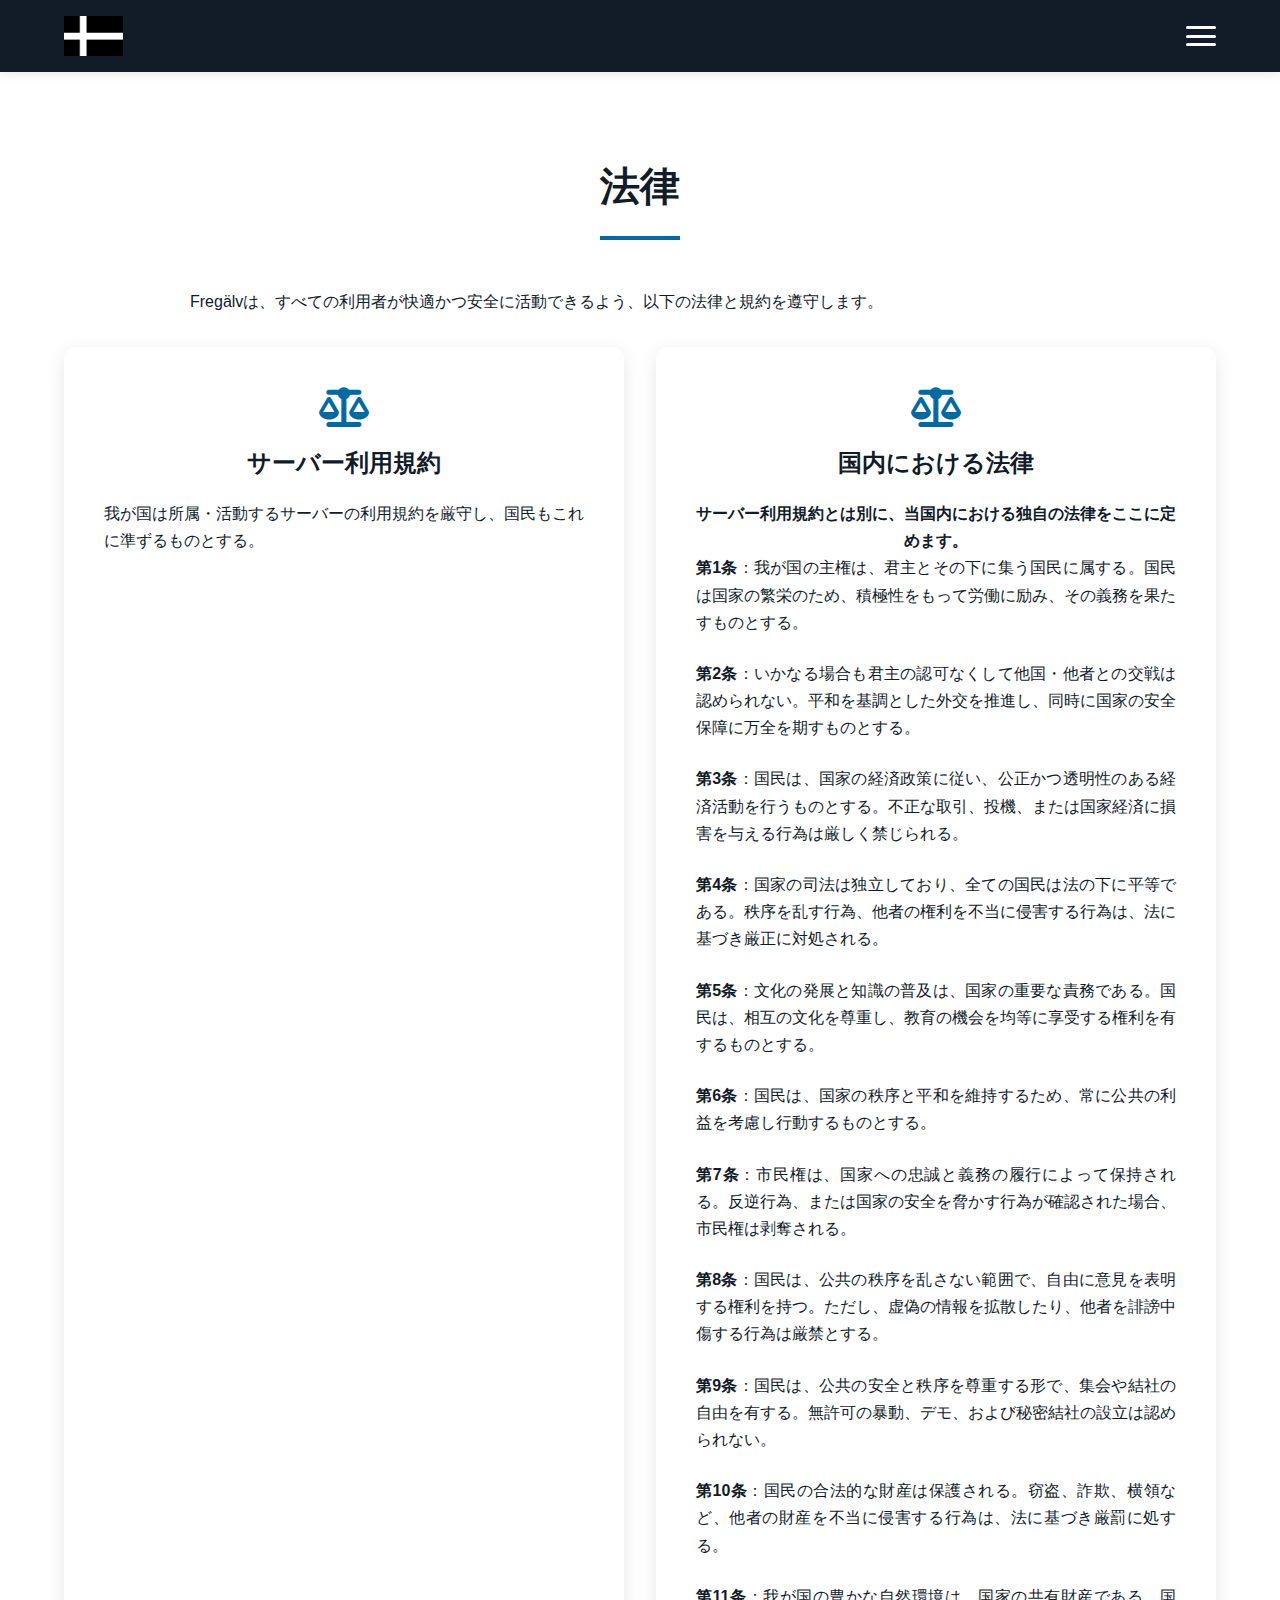
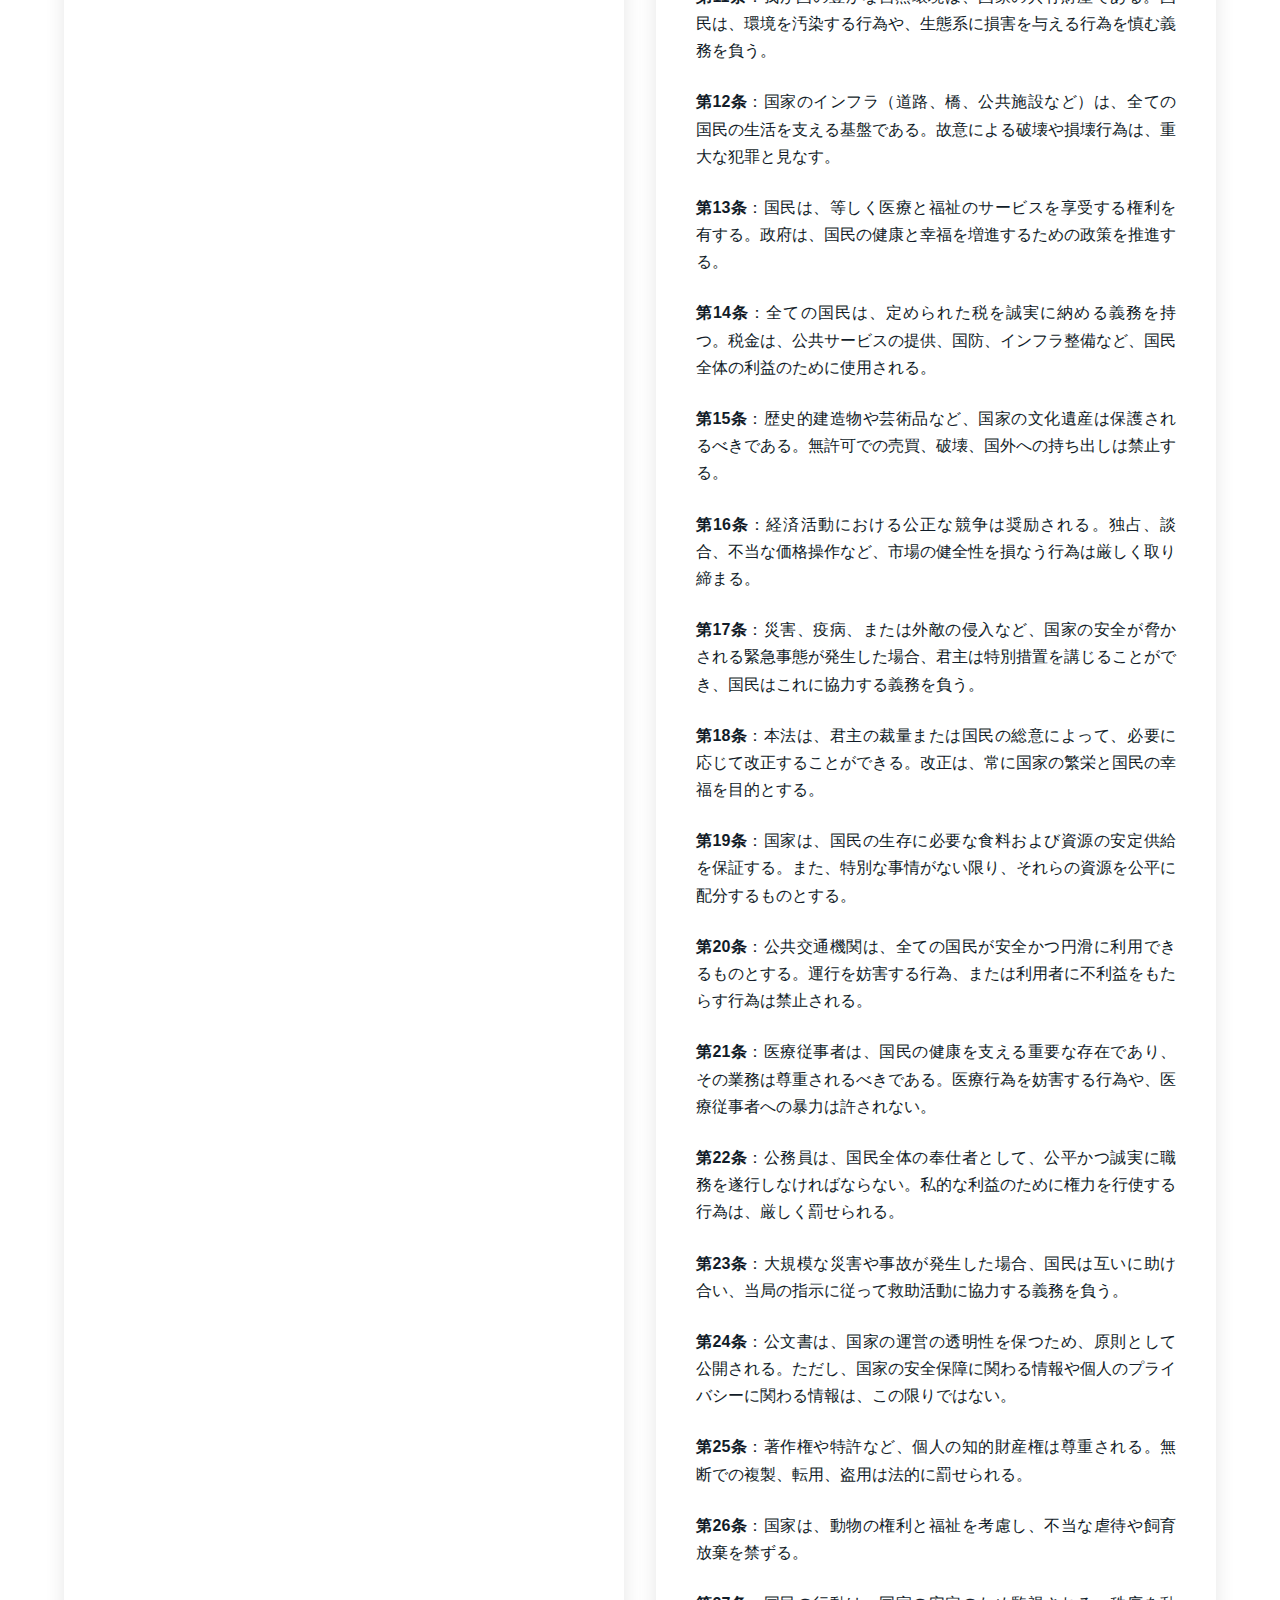
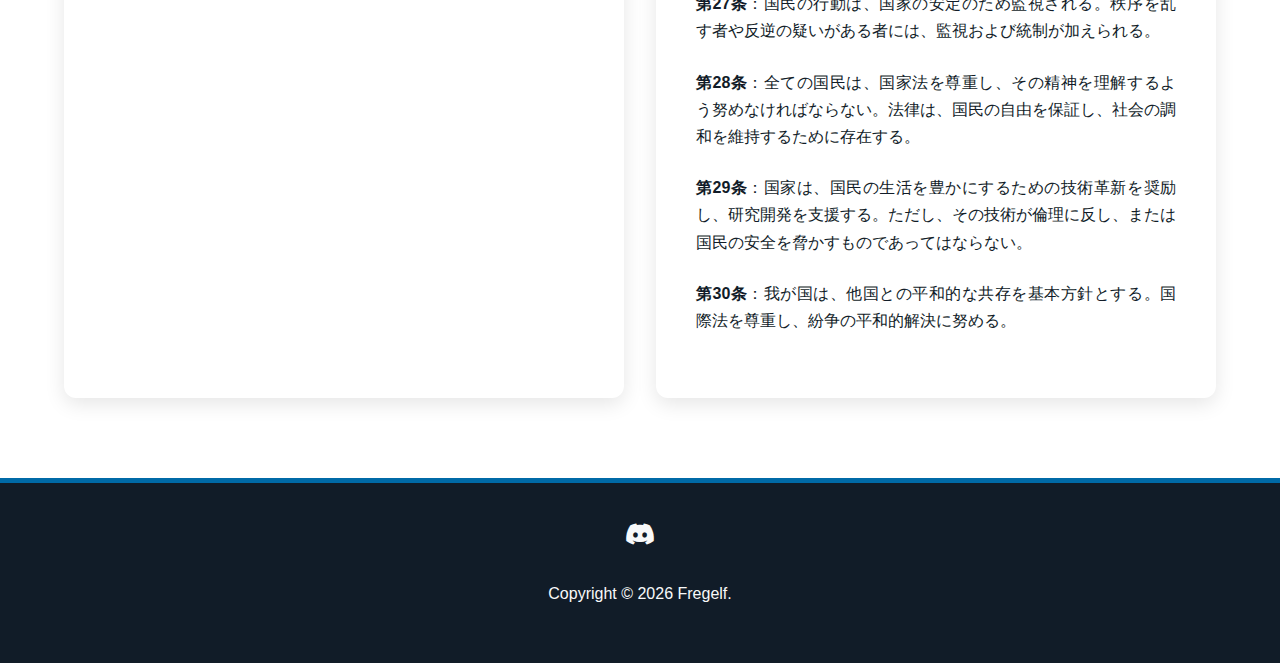
<file: law.html>
<!DOCTYPE html>
<html lang="ja">
<head>
    <meta charset="UTF-8">
    <meta name="viewport" content="width=device-width, initial-scale=1.0">
    <title>法律のページ | Fregälv</title>
    <link rel="stylesheet" href="https://cdnjs.cloudflare.com/ajax/libs/font-awesome/6.5.2/css/all.min.css">
    <link rel="stylesheet" href="css/style.css">
</head>
<body>

    <header>
        <div class="container">
            <div class="logo">
                <a href="index.html">
                    <img src="img/flag.png" alt="Fregälv Flag" class="header-flag">
                </a>
            </div>
            <nav>
                <button class="hamburger-menu" aria-label="メニューを開く">
                    <span class="bar"></span>
                    <span class="bar"></span>
                    <span class="bar"></span>
                </button>
                <ul class="nav-links">
                    <li><a href="index.html#about"><i class="fa-solid fa-users"></i>我が国について</a></li>
                    <li><a href="index.html#economy"><i class="fa-solid fa-wallet"></i>経済</a></li>
                    <li><a href="index.html#military"><i class="fa-solid fa-shield-halved"></i>軍事</a></li>
                    <li><a href="index.html#culture"><i class="fa-solid fa-palette"></i>文化</a></li>
                    <li><a href="law.html"><i class="fa-solid fa-gavel"></i>法律</a></li>
                </ul>
            </nav>
        </div>
    </header>

    <main>
        <section class="content-section" id="law">
            <div class="container">
                <h2>法律</h2>
                <p>Fregälvは、すべての利用者が快適かつ安全に活動できるよう、以下の法律と規約を遵守します。</p>

                <div class="card-grid">
                    <div class="card">
                        <i class="fa-solid fa-scale-balanced card-icon"></i>
                        <h3>サーバー利用規約</h3>
                        <p>我が国は所属・活動するサーバーの利用規約を厳守し、国民もこれに準ずるものとする。</p>
                    </div>
                    <div class="card">
                        <i class="fa-solid fa-scale-balanced card-icon"></i>
                        <h3>国内における法律</h3>
                        <h4>サーバー利用規約とは別に、当国内における独自の法律をここに定めます。</h4>
                        <p><b>第1条</b>：我が国の主権は、君主とその下に集う国民に属する。国民は国家の繁栄のため、積極性をもって労働に励み、その義務を果たすものとする。</p>
                        <p><b>第2条</b>：いかなる場合も君主の認可なくして他国・他者との交戦は認められない。平和を基調とした外交を推進し、同時に国家の安全保障に万全を期すものとする。</p>
                        <p><b>第3条</b>：国民は、国家の経済政策に従い、公正かつ透明性のある経済活動を行うものとする。不正な取引、投機、または国家経済に損害を与える行為は厳しく禁じられる。</p>
                        <p><b>第4条</b>：国家の司法は独立しており、全ての国民は法の下に平等である。秩序を乱す行為、他者の権利を不当に侵害する行為は、法に基づき厳正に対処される。</p>
                        <p><b>第5条</b>：文化の発展と知識の普及は、国家の重要な責務である。国民は、相互の文化を尊重し、教育の機会を均等に享受する権利を有するものとする。</p>
                        <p><b>第6条</b>：国民は、国家の秩序と平和を維持するため、常に公共の利益を考慮し行動するものとする。</p>
                        <p><b>第7条</b>：市民権は、国家への忠誠と義務の履行によって保持される。反逆行為、または国家の安全を脅かす行為が確認された場合、市民権は剥奪される。</p>
                        <p><b>第8条</b>：国民は、公共の秩序を乱さない範囲で、自由に意見を表明する権利を持つ。ただし、虚偽の情報を拡散したり、他者を誹謗中傷する行為は厳禁とする。</p>
                        <p><b>第9条</b>：国民は、公共の安全と秩序を尊重する形で、集会や結社の自由を有する。無許可の暴動、デモ、および秘密結社の設立は認められない。</p>
                        <p><b>第10条</b>：国民の合法的な財産は保護される。窃盗、詐欺、横領など、他者の財産を不当に侵害する行為は、法に基づき厳罰に処する。</p>
                        <p><b>第11条</b>：我が国の豊かな自然環境は、国家の共有財産である。国民は、環境を汚染する行為や、生態系に損害を与える行為を慎む義務を負う。</p>
                        <p><b>第12条</b>：国家のインフラ（道路、橋、公共施設など）は、全ての国民の生活を支える基盤である。故意による破壊や損壊行為は、重大な犯罪と見なす。</p>
                        <p><b>第13条</b>：国民は、等しく医療と福祉のサービスを享受する権利を有する。政府は、国民の健康と幸福を増進するための政策を推進する。</p>
                        <p><b>第14条</b>：全ての国民は、定められた税を誠実に納める義務を持つ。税金は、公共サービスの提供、国防、インフラ整備など、国民全体の利益のために使用される。</p>
                        <p><b>第15条</b>：歴史的建造物や芸術品など、国家の文化遺産は保護されるべきである。無許可での売買、破壊、国外への持ち出しは禁止する。</p>
                        <p><b>第16条</b>：経済活動における公正な競争は奨励される。独占、談合、不当な価格操作など、市場の健全性を損なう行為は厳しく取り締まる。</p>
                        <p><b>第17条</b>：災害、疫病、または外敵の侵入など、国家の安全が脅かされる緊急事態が発生した場合、君主は特別措置を講じることができ、国民はこれに協力する義務を負う。</p>
                        <p><b>第18条</b>：本法は、君主の裁量または国民の総意によって、必要に応じて改正することができる。改正は、常に国家の繁栄と国民の幸福を目的とする。</p>
                        <p><b>第19条</b>：国家は、国民の生存に必要な食料および資源の安定供給を保証する。また、特別な事情がない限り、それらの資源を公平に配分するものとする。</p>
                        <p><b>第20条</b>：公共交通機関は、全ての国民が安全かつ円滑に利用できるものとする。運行を妨害する行為、または利用者に不利益をもたらす行為は禁止される。</p>
                        <p><b>第21条</b>：医療従事者は、国民の健康を支える重要な存在であり、その業務は尊重されるべきである。医療行為を妨害する行為や、医療従事者への暴力は許されない。</p>
                        <p><b>第22条</b>：公務員は、国民全体の奉仕者として、公平かつ誠実に職務を遂行しなければならない。私的な利益のために権力を行使する行為は、厳しく罰せられる。</p>
                        <p><b>第23条</b>：大規模な災害や事故が発生した場合、国民は互いに助け合い、当局の指示に従って救助活動に協力する義務を負う。</p>
                        <p><b>第24条</b>：公文書は、国家の運営の透明性を保つため、原則として公開される。ただし、国家の安全保障に関わる情報や個人のプライバシーに関わる情報は、この限りではない。</p>
                        <p><b>第25条</b>：著作権や特許など、個人の知的財産権は尊重される。無断での複製、転用、盗用は法的に罰せられる。</p>
                        <p><b>第26条</b>：国家は、動物の権利と福祉を考慮し、不当な虐待や飼育放棄を禁ずる。</p>
                        <p><b>第27条</b>：国民の行動は、国家の安定のため監視される。秩序を乱す者や反逆の疑いがある者には、監視および統制が加えられる。</p>
                        <p><b>第28条</b>：全ての国民は、国家法を尊重し、その精神を理解するよう努めなければならない。法律は、国民の自由を保証し、社会の調和を維持するために存在する。</p>
                        <p><b>第29条</b>：国家は、国民の生活を豊かにするための技術革新を奨励し、研究開発を支援する。ただし、その技術が倫理に反し、または国民の安全を脅かすものであってはならない。</p>
                        <p><b>第30条</b>：我が国は、他国との平和的な共存を基本方針とする。国際法を尊重し、紛争の平和的解決に努める。</p>
                    </div>
                </div>
            </div>
        </section>
    </main>

    <footer>
        <div class="container">
            <div class="footer-links">
                <a href="https://discord.gg/2aC6gupwa6" target="_blank" aria-label="Discord"><i class="fa-brands fa-discord"></i></a>
            </div>
            <p>Copyright &copy; <span id="currentYear"></span> Fregelf.</p>
        </div>
    </footer>
    
    <script src="js/script.js"></script>
</body>
</html>
</file>
<file: css/style.css>
@font-face {
    font-family: 'MiSans';
    src: url('https://sk0528jp.github.io/font/MiSans-Normal.woff2') format('woff2');
    font-weight: normal;
    font-style: normal;
    font-display: swap;
}

:root {
    --primary-color: #111C28; /* 暗い青 */
    --secondary-color: #ffffff; /* 白 */
    --accent-color: #006AA7;
    --text-color-dark: #111C28;
    --text-color-light: #f8f9fa;
    --card-bg-color: #ffffff;
    --shadow-color: rgba(0, 0, 0, 0.1);
    --border-color: #dddddd;
}

/* Global Styles */
* {
    margin: 0;
    padding: 0;
    box-sizing: border-box;
}

html {
    scroll-behavior: smooth;
}

body {
    font-family: 'MiSans', sans-serif;
    background-color: var(--secondary-color);
    color: var(--text-color-dark);
    line-height: 1.7;
    font-size: 16px;
}

h1, h2, h3, h4 {
    font-family: 'MiSans', sans-serif;
    font-weight: 700;
}

.container {
    max-width: 1200px;
    margin: 0 auto;
    padding: 0 1.5rem;
}

/* Header */
header {
    background-color: var(--primary-color);
    padding: 1rem 0;
    position: sticky;
    top: 0;
    z-index: 1000;
    box-shadow: 0 2px 10px var(--shadow-color);
}

header .container {
    display: flex;
    justify-content: space-between;
    align-items: center;
}

.logo a {
    text-decoration: none;
}

.header-flag {
    height: 40px;
    vertical-align: middle;
}

nav {
    display: flex;
    align-items: center;
}

.nav-links {
    list-style: none;
    display: none; /* 初期状態では非表示 */
}

.nav-links a {
    color: var(--secondary-color);
    text-decoration: none;
    font-weight: 400;
    position: relative;
    transition: color 0.3s;
    display: flex;
    align-items: center;
    gap: 0.5rem;
}

.nav-links a i {
    font-size: 1rem;
    transition: transform 0.3s;
}

.nav-links a:hover {
    color: var(--accent-color);
}

.nav-links a:hover i {
    transform: scale(1.2);
}

.hamburger-menu {
    display: flex; /* PCでも常時表示 */
    background: none;
    border: none;
    cursor: pointer;
    flex-direction: column;
    justify-content: space-between;
    width: 30px;
    height: 20px;
    margin-left: auto;
    position: relative;
    z-index: 1001;
}

.hamburger-menu .bar {
    display: block;
    width: 100%;
    height: 3px;
    background-color: var(--secondary-color);
    border-radius: 2px;
    transition: all 0.3s ease-in-out;
}

.hamburger-menu.active .bar:nth-child(2) {
    opacity: 0;
}

.hamburger-menu.active .bar:nth-child(1) {
    transform: translateY(8.5px) rotate(45deg);
}

.hamburger-menu.active .bar:nth-child(3) {
    transform: translateY(-8.5px) rotate(-45deg);
}

/* Hero Section */
#hero {
    background: linear-gradient(rgba(17, 28, 40, 0.7), rgba(17, 28, 40, 0.7)), url('/img/bg.png') no-repeat center center/cover;
    height: 80vh;
    display: flex;
    justify-content: center;
    align-items: center;
    text-align: center;
    color: var(--text-color-light);
    position: relative;
}

.hero-content h2 {
    font-size: clamp(2.5rem, 6vw, 4rem);
    margin-bottom: 1rem;
    text-shadow: 2px 2px 5px var(--primary-color);
}

.hero-content p {
    font-size: clamp(1rem, 2vw, 1.5rem);
    font-weight: 400;
}

/* Sections */
.content-section {
    padding: 5rem 0;
}

.content-section:nth-of-type(even) {
    background-color: var(--secondary-color);
}

.content-section:nth-of-type(odd) {
    background-color: var(--light-grey);
}

.content-section h2 {
    font-size: clamp(2rem, 4vw, 2.5rem);
    text-align: center;
    margin-bottom: 3rem;
    color: var(--primary-color);
    position: relative;
}

.content-section h2::after {
    content: '';
    display: block;
    width: 80px;
    height: 4px;
    background-color: var(--accent-color);
    margin: 1rem auto 0;
}

p {
    max-width: 900px;
    margin: 0 auto 1.5rem;
    text-align: justify;
}

/* About Section */
.about-content {
    display: flex;
    gap: 3rem;
    align-items: center;
    justify-content: center;
    flex-wrap: wrap;
}

.about-image {
    max-width: 500px;
    width: 100%;
    height: auto;
    border-radius: 8px;
    box-shadow: 0 4px 15px var(--shadow-color);
    transition: transform 0.3s ease;
}

.about-image:hover {
    transform: scale(1.02);
}

.about-text {
    flex: 1;
    min-width: 300px;
}

/* Card Grid */
.card-grid {
    display: grid;
    grid-template-columns: repeat(auto-fit, minmax(300px, 1fr));
    gap: 2rem;
    margin-top: 2rem;
}

.card {
    background-color: var(--card-bg-color);
    padding: 2.5rem;
    border-radius: 12px;
    box-shadow: 0 6px 20px var(--shadow-color);
    text-align: center;
    transition: transform 0.3s ease, box-shadow 0.3s ease;
}

.card:hover {
    transform: translateY(-10px);
    box-shadow: 0 10px 30px rgba(0, 0, 0, 0.2);
}

.card-icon {
    font-size: 2.5rem;
    color: var(--accent-color);
    margin-bottom: 1rem;
}

.card h3 {
    font-size: 1.5rem;
    margin-bottom: 1rem;
    color: var(--primary-color);
}

/* Economy Section */
.economy-grid {
    display: grid;
    grid-template-columns: repeat(auto-fit, minmax(250px, 1fr));
    gap: 2rem;
    margin-top: 2rem;
}

.economy-item {
    text-align: center;
    border-radius: 8px;
    overflow: hidden;
    box-shadow: 0 4px 15px var(--shadow-color);
    transition: transform 0.3s ease;
}

.economy-item:hover {
    transform: scale(1.05);
}

.economy-image {
    width: 100%;
    height: 180px;
    object-fit: cover;
}

.economy-item h4 {
    font-size: 1.2rem;
    padding: 1rem;
    background-color: var(--primary-color);
    color: var(--secondary-color);
    margin: 0;
}

/* Military Section */
.military-grid {
    display: flex;
    justify-content: center;
    gap: 2rem;
    flex-wrap: wrap;
    margin-top: 2rem;
}

.military-card {
    max-width: 350px;
    background-color: var(--primary-color);
    color: var(--text-color-light);
    border-radius: 8px;
    overflow: hidden;
    box-shadow: 0 6px 20px rgba(0, 0, 0, 0.4);
    transition: transform 0.3s ease;
}

.military-card:hover {
    transform: translateY(-10px);
}

.military-image {
    width: 100%;
    height: 200px;
    object-fit: cover;
}

.military-card h3 {
    font-size: 1.5rem;
    color: var(--accent-color);
    padding: 1.5rem 1rem 0.5rem;
}

.military-card p {
    font-size: 1rem;
    padding: 0 1.5rem 1.5rem;
    text-align: left;
}

/* Culture Section */
.culture-grid {
    display: grid;
    grid-template-columns: repeat(auto-fit, minmax(300px, 1fr));
    gap: 2rem;
    text-align: center;
    margin-top: 2rem;
}

.culture-item {
    background-color: var(--card-bg-color);
    padding: 2rem;
    border-radius: 12px;
    box-shadow: 0 4px 15px var(--shadow-color);
    transition: transform 0.3s;
}

.culture-item:hover {
    transform: translateY(-5px);
}

.culture-item h3 {
    font-size: 1.5rem;
    margin-bottom: 1rem;
    color: var(--primary-color);
}

.culture-image {
    width: 100px;
    height: auto;
    margin: 1rem auto;
}

/* Minecraft & Discord Section (unified style) */
#minecraft,
#discord {
    background-color: var(--card-bg-color);
    color: var(--text-color-dark);
    text-align: center;
}

#minecraft p,
#discord p {
    text-align: center;
    font-size: 1.1rem;
    max-width: 700px;
}

/* Discord Section */
.discord-link-box {
    margin-top: 2rem;
    display: flex;
    flex-direction: column;
    align-items: center;
    gap: 1rem;
}

.discord-button {
    display: inline-flex;
    align-items: center;
    gap: 0.75rem;
    background-color: #5865F2; /* Discordのブランドカラー */
    color: white;
    padding: 1rem 2rem;
    border-radius: 8px;
    text-decoration: none;
    font-weight: bold;
    font-size: 1.2rem;
    transition: transform 0.2s ease, background-color 0.2s ease;
    box-shadow: 0 4px 10px rgba(0, 0, 0, 0.2);
}

.discord-button:hover {
    background-color: #4752C4;
    transform: translateY(-2px);
}

.small-text {
    font-size: 0.8rem;
    color: #888;
    margin: 0;
}

/* Footer */
footer {
    background-color: var(--primary-color);
    padding: 2rem 0;
    color: var(--text-color-light);
    border-top: 5px solid var(--accent-color);
}

footer .container {
    display: flex;
    flex-direction: column;
    align-items: center;
    gap: 1rem;
}

.footer-links {
    display: flex;
    gap: 1.5rem;
    margin-bottom: 0.5rem;
}

.footer-links a {
    color: var(--text-color-light);
    font-size: 1.5rem;
    transition: color 0.3s;
}

.footer-links a:hover {
    color: var(--accent-color);
}

/* メニューの表示とレイアウト */
.nav-links {
    list-style: none;
    display: none;
    flex-direction: column;
    justify-content: center;
    align-items: center;
    position: fixed;
    top: 0;
    left: 0;
    width: 100%;
    height: 100%;
    background: linear-gradient(to bottom, #007aff, #73e8ff);
    z-index: 999;
    padding: 0;
}

.nav-links.active {
    display: flex;
}

.nav-links li {
    margin: 1.5rem 0;
    width: 100%;
    text-align: center;
}

.nav-links a {
    font-size: 2rem;
    justify-content: center;
    color: var(--secondary-color); /* メニュー文字色を白に変更 */
    text-shadow: 2px 2px 4px rgba(0, 0, 0, 0.5); /* 文字に影を追加 */
}

/* その他のレスポンシブ調整 */
@media (max-width: 768px) {
    header .container {
        justify-content: space-between;
    }

    .logo {
        position: static;
        transform: none;
    }
    
    .about-content {
        flex-direction: column;
    }

    .about-text p {
        text-align: left;
    }
    
    .card-grid, .economy-grid, .culture-grid {
        grid-template-columns: 1fr;
    }
    
    .card, .economy-item, .military-card, .culture-item {
        padding: 1.5rem;
    }

    .content-section {
        padding: 3rem 0;
    }

    h2 {
        font-size: 2rem;
    }
}
</file>
